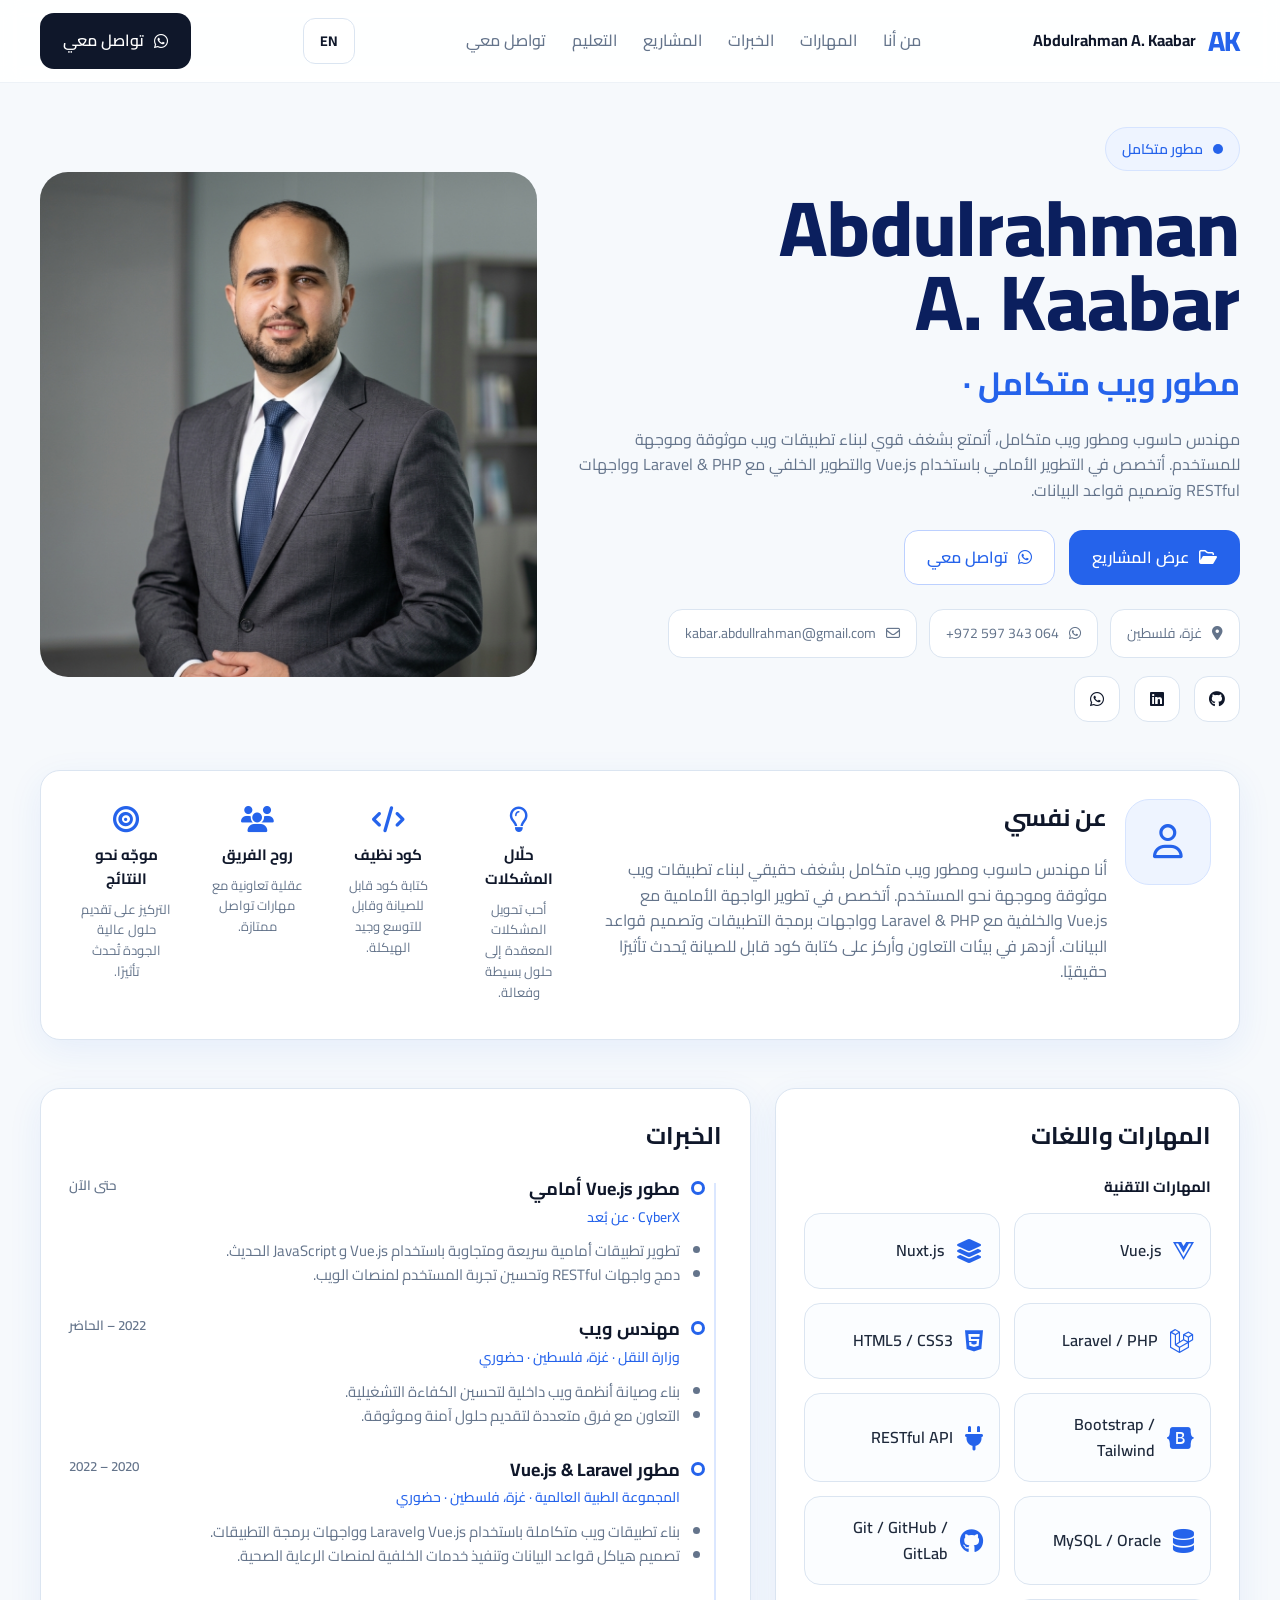
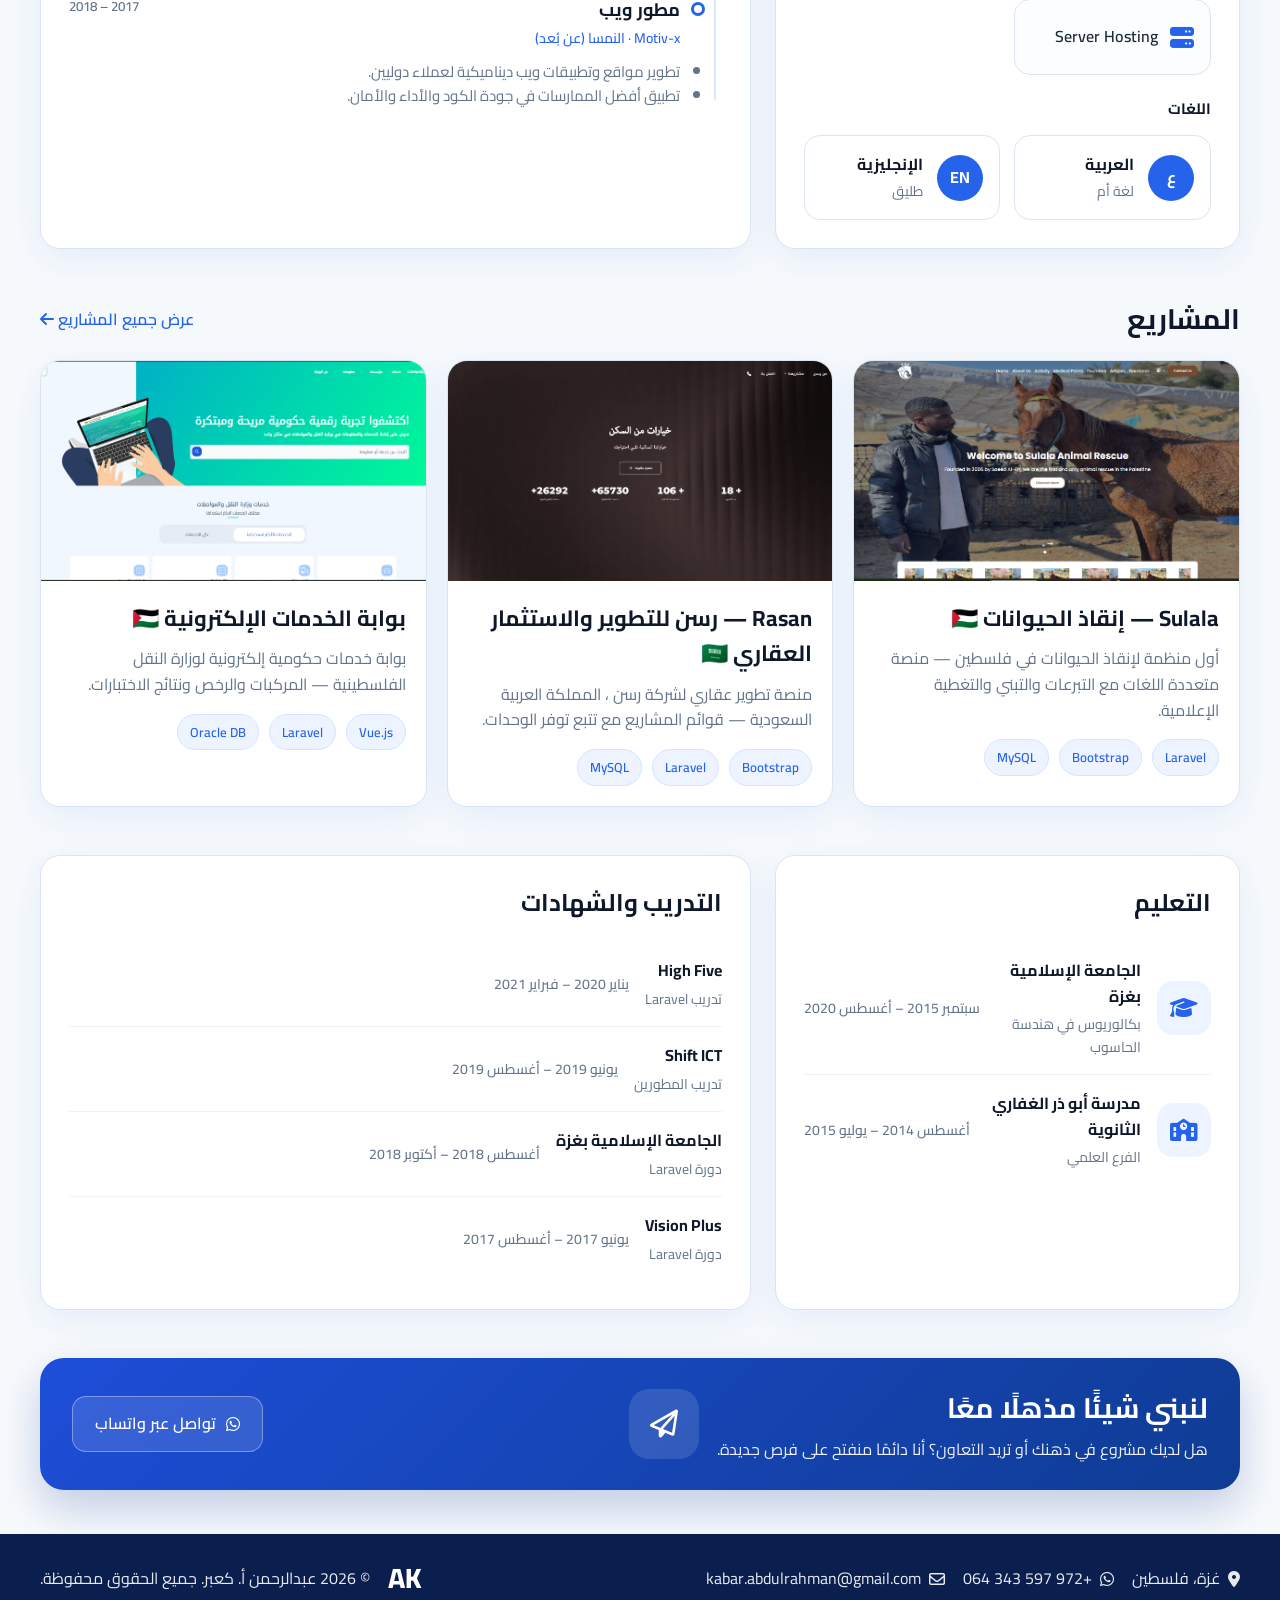
<file: index.html>
<!DOCTYPE html>
<html lang="ar" dir="rtl">
<head>
  <meta charset="UTF-8" />
  <meta name="viewport" content="width=device-width, initial-scale=1.0" />
  <title>عبد الرحمن كعبر | Full-Stack Vue.js &amp; Laravel Developer</title>

  <!-- SEO Primary -->
  <meta name="description" content="عبد الرحمن كعبر — مطور ويب Full-Stack متخصص في Vue.js و Laravel مع خبرة تزيد عن 5 سنوات في بناء تطبيقات ويب قابلة للتوسع لقطاعات العقارات، الخدمات الحكومية الإلكترونية، والمنظمات غير الحكومية." />
  <meta name="keywords" content="عبد الرحمن كعبر, مطور ويب Full-Stack, مطور Vue.js, مطور Laravel, مطور ويب فلسطين, Abdulrahman Kaabar, Full-Stack Developer, Vue.js Developer, Laravel Developer, Web Developer Palestine" />
  <meta name="author" content="عبد الرحمن كعبر" />
  <meta name="robots" content="index, follow" />
  <link rel="canonical" href="https://abdulrahmankab.github.io/my_profile/" />
  <link rel="sitemap" type="application/xml" href="/sitemap.xml" />

  <!-- Open Graph -->
  <meta property="og:type" content="website" />
  <meta property="og:title" content="عبد الرحمن كعبر | Full-Stack Vue.js &amp; Laravel Developer" />
  <meta property="og:description" content="مطور ويب Full-Stack مع خبرة تزيد عن 5 سنوات في بناء منصات العقارات، بوابات الخدمات الحكومية الإلكترونية، وتطبيقات المنظمات غير الحكومية باستخدام Vue.js و Laravel." />
  <meta property="og:url" content="https://abdulrahmankab.github.io/my_profile/" />
  <meta property="og:image" content="https://abdulrahmankab.github.io/my_profile/og-image.jpg" />
  <meta property="og:image:width" content="1200" />
  <meta property="og:image:height" content="630" />
  <meta property="og:locale" content="ar_PS" />
  <meta property="og:locale:alternate" content="en_US" />
  <meta property="og:site_name" content="Abdulrahman A. Kaabar — Portfolio" />

  <!-- Twitter Card -->
  <meta name="twitter:card" content="summary_large_image" />
  <meta name="twitter:title" content="عبد الرحمن كعبر | Full-Stack Vue.js &amp; Laravel Developer" />
  <meta name="twitter:description" content="مطور ويب Full-Stack مع خبرة تزيد عن 5 سنوات في بناء منصات العقارات، بوابات الخدمات الحكومية الإلكترونية، وتطبيقات المنظمات غير الحكومية باستخدام Vue.js و Laravel." />
  <meta name="twitter:image" content="https://abdulrahmankab.github.io/my_profile/og-image.jpg" />

  <link rel="preconnect" href="https://fonts.googleapis.com">
  <link rel="preconnect" href="https://fonts.gstatic.com" crossorigin>
  <link
    href="https://fonts.googleapis.com/css2?family=Inter:wght@400;500;600;700;800&display=swap"
    rel="stylesheet"
  >

  <link
    rel="stylesheet"
    href="https://cdnjs.cloudflare.com/ajax/libs/font-awesome/6.5.2/css/all.min.css"
  />

  <link rel="stylesheet" href="style.css" />
  <!-- Anti-flash: apply saved language before render -->
  <script>(function(){document.documentElement.lang='ar';document.documentElement.dir='rtl';}())</script>

  <!-- Structured Data (JSON-LD) -->
  <script type="application/ld+json">
  {
    "@context": "https://schema.org",
    "@type": "Person",
    "name": "عبد الرحمن كعبر",
    "jobTitle": "Full-Stack Web Developer",
    "description": "Full-Stack Developer specializing in Vue.js and Laravel with 5+ years of experience building scalable web applications.",
    "url": "https://abdulrahmankab.github.io/my_profile/",
    "email": "kabar.abdullrahman@gmail.com",
    "telephone": "+972597343064",
    "address": {
      "@type": "PostalAddress",
      "addressLocality": "Gaza",
      "addressCountry": "PS"
    },
    "knowsAbout": ["Vue.js", "Nuxt.js", "Laravel", "PHP", "MySQL", "Oracle DB", "REST APIs", "Full-Stack Web Development"],
    "knowsLanguage": [
      { "@type": "Language", "name": "Arabic" },
      { "@type": "Language", "name": "English" }
    ],
    "sameAs": ["https://wa.me/972597343064"]
  }
  </script>
</head>
<body>

  <!-- Header -->
  <header class="header">
    <div class="container navbar">
      <a href="#" class="logo">
        <span class="logo-mark">AK</span>
        <span class="logo-text">Abdulrahman A. Kaabar</span>
      </a>

      <nav class="nav">
        <a href="#about">من أنا</a>
        <a href="#skills">المهارات</a>
        <a href="#experience">الخبرات</a>
        <a href="#projects">المشاريع</a>
        <a href="#education">التعليم</a>
        <a href="#contact">تواصل معي</a>
      </nav>

      <button class="lang-btn" id="langToggle" onclick="toggleLang()">EN</button>

      <a href="https://wa.me/972597343064" target="_blank" rel="noopener noreferrer" class="btn btn-dark whatsapp-nav">
        <i class="fa-brands fa-whatsapp"></i>
        تواصل معي
      </a>
    </div>
  </header>

  <!-- Hero -->
  <section class="hero">
    <div class="container hero-grid">
      <div class="hero-content">
        <span class="badge">
          <span class="dot"></span>
          مطور متكامل
        </span>

        <h1>Abdulrahman<br />A. Kaabar</h1>

        <h2>مطور ويب متكامل ·</h2>

        <p class="hero-desc">
          مهندس حاسوب ومطور ويب متكامل، أتمتع بشغف قوي لبناء تطبيقات ويب موثوقة وموجهة للمستخدم. أتخصص في التطوير الأمامي باستخدام Vue.js والتطوير الخلفي مع Laravel & PHP وواجهات RESTful وتصميم قواعد البيانات.
        </p>

        <div class="hero-actions">
          <a href="#projects" class="btn btn-primary">
            <i class="fa-regular fa-folder-open"></i>
            عرض المشاريع
          </a>

          <a href="https://wa.me/972597343064" target="_blank" rel="noopener noreferrer" class="btn btn-outline">
            <i class="fa-brands fa-whatsapp"></i>
            تواصل معي
          </a>
        </div>

        <div class="info-chips">
          <div class="chip">
            <i class="fa-solid fa-location-dot"></i>
            غزة، فلسطين
          </div>
          <a href="https://wa.me/972597343064" target="_blank" rel="noopener noreferrer" class="chip">
            <i  class="fa-brands fa-whatsapp"></i>
            <span style="direction: ltr;">+972 597 343 064</span>
          </a>
          <a href="mailto:kabar.abdullrahman@gmail.com" class="chip">
            <i class="fa-regular fa-envelope"></i>
            kabar.abdullrahman@gmail.com
          </a>
        </div>

        <div class="socials">
          <a href="https://github.com/AbdulrahmanKab"><i class="fa-brands fa-github"></i></a>
          <a href="https://www.linkedin.com/in/abdulrahman-kabar-14bb731b8/"><i class="fa-brands fa-linkedin"></i></a>
          <a href="https://wa.me/972597343064" target="_blank" rel="noopener noreferrer"><i class="fa-brands fa-whatsapp"></i></a>
        </div>
      </div>

      <div class="hero-image-wrap">
        <div class="hero-shape"></div>
        <img src="./my_image.png" alt="Profile" class="hero-image" />
      </div>
    </div>
  </section>

  <!-- About Summary -->
  <section id="about" class="section">
    <div class="container">
      <div class="card about-card">
        <div class="about-main">
          <div class="about-icon">
            <i class="fa-regular fa-user"></i>
          </div>

          <div>
            <h3 class="section-card-title">عن نفسي</h3>
            <p>
              أنا مهندس حاسوب ومطور ويب متكامل بشغف حقيقي لبناء تطبيقات ويب موثوقة وموجهة نحو المستخدم. أتخصص في تطوير الواجهة الأمامية مع Vue.js والخلفية مع Laravel & PHP وواجهات برمجة التطبيقات وتصميم قواعد البيانات. أزدهر في بيئات التعاون وأركز على كتابة كود قابل للصيانة يُحدث تأثيرًا حقيقيًا.
            </p>
          </div>
        </div>

        <div class="about-highlights">
          <div class="highlight">
            <i class="fa-regular fa-lightbulb"></i>
            <h4>حلّال المشكلات</h4>
            <p>أحب تحويل المشكلات المعقدة إلى حلول بسيطة وفعالة.</p>
          </div>

          <div class="highlight">
            <i class="fa-solid fa-code"></i>
            <h4>كود نظيف</h4>
            <p>كتابة كود قابل للصيانة وقابل للتوسع وجيد الهيكلة.</p>
          </div>

          <div class="highlight">
            <i class="fa-solid fa-users"></i>
            <h4>روح الفريق</h4>
            <p>عقلية تعاونية مع مهارات تواصل ممتازة.</p>
          </div>

          <div class="highlight">
            <i class="fa-solid fa-bullseye"></i>
            <h4>موجّه نحو النتائج</h4>
            <p>التركيز على تقديم حلول عالية الجودة تُحدث تأثيرًا.</p>
          </div>
        </div>
      </div>
    </div>
  </section>

  <!-- Skills + Experience -->
  <section class="section">
    <div class="container two-cols">
      <!-- Skills -->
      <div id="skills" class="card">
        <h3 class="section-card-title">المهارات واللغات</h3>

        <div class="block-title">المهارات التقنية</div>

        <div class="skill-grid">
          <div class="skill-box"><i class="fa-brands fa-vuejs"></i><span>Vue.js</span></div>
          <div class="skill-box"><i class="fa-solid fa-layer-group"></i><span>Nuxt.js</span></div>
          <div class="skill-box"><i class="fa-brands fa-laravel"></i><span>Laravel / PHP</span></div>
          <div class="skill-box"><i class="fa-brands fa-html5"></i><span>HTML5 / CSS3</span></div>
          <div class="skill-box"><i class="fa-brands fa-bootstrap"></i><span>Bootstrap / Tailwind</span></div>
          <div class="skill-box"><i class="fa-solid fa-plug"></i><span>RESTful API</span></div>
          <div class="skill-box"><i class="fa-solid fa-database"></i><span>MySQL / Oracle</span></div>
          <div class="skill-box"><i class="fa-brands fa-github"></i><span>Git / GitHub / GitLab</span></div>
          <div class="skill-box"><i class="fa-solid fa-server"></i><span>Server Hosting</span></div>
        </div>

        <div class="block-title">اللغات</div>
        <div class="languages">
          <div class="language-box">
            <div class="lang-circle">ع</div>
            <div>
              <strong>العربية</strong>
              <span>لغة أم</span>
            </div>
          </div>

          <div class="language-box">
            <div class="lang-circle">EN</div>
            <div>
              <strong>الإنجليزية</strong>
              <span>طليق</span>
            </div>
          </div>
        </div>
      </div>

      <!-- Experience -->
      <div id="experience" class="card">
        <h3 class="section-card-title">الخبرات</h3>

        <div class="timeline">
          <div class="timeline-item">
            <div class="timeline-dot"></div>
            <div class="timeline-content">
              <div class="timeline-top">
                <div>
                  <h4>مطور Vue.js أمامي</h4>
                  <span>CyberX · عن بُعد</span>
                </div>
                <small>حتى الآن</small>
              </div>
              <ul>
                <li>تطوير تطبيقات أمامية سريعة ومتجاوبة باستخدام Vue.js و JavaScript الحديث.</li>
                <li>دمج واجهات RESTful وتحسين تجربة المستخدم لمنصات الويب.</li>
              </ul>
            </div>
          </div>

          <div class="timeline-item">
            <div class="timeline-dot"></div>
            <div class="timeline-content">
              <div class="timeline-top">
                <div>
                  <h4>مهندس ويب</h4>
                  <span>وزارة النقل · غزة، فلسطين · حضوري</span>
                </div>
                <small>2022 – الحاضر</small>
              </div>
              <ul>
                <li>بناء وصيانة أنظمة ويب داخلية لتحسين الكفاءة التشغيلية.</li>
                <li>التعاون مع فرق متعددة لتقديم حلول آمنة وموثوقة.</li>
              </ul>
            </div>
          </div>



          <div class="timeline-item">
            <div class="timeline-dot"></div>
            <div class="timeline-content">
              <div class="timeline-top">
                <div>
                  <h4>مطور Vue.js & Laravel</h4>
                  <span>المجموعة الطبية العالمية · غزة، فلسطين · حضوري</span>
                </div>
                <small>2020 – 2022</small>
              </div>
              <ul>
                <li>بناء تطبيقات ويب متكاملة باستخدام Vue.js وLaravel وواجهات برمجة التطبيقات.</li>
                <li>تصميم هياكل قواعد البيانات وتنفيذ خدمات الخلفية لمنصات الرعاية الصحية.</li>
              </ul>
            </div>
          </div>
                    <div class="timeline-item">
            <div class="timeline-dot"></div>
            <div class="timeline-content">
              <div class="timeline-top">
                <div>
                  <h4>مطور ويب</h4>
                  <span>Motiv-x · النمسا (عن بُعد)</span>
                </div>
                <small>2017 – 2018</small>
              </div>
              <ul>
                <li>تطوير مواقع وتطبيقات ويب ديناميكية لعملاء دوليين.</li>
                <li>تطبيق أفضل الممارسات في جودة الكود والأداء والأمان.</li>
              </ul>
            </div>
          </div>
        </div>
      </div>
    </div>
  </section>

  <!-- Projects -->
  <section id="projects" class="section">
    <div class="container">
      <div class="section-head">
        <h3>المشاريع</h3>
        <a href="projects.html" class="view-all">عرض جميع المشاريع <i class="fa-solid fa-arrow-right"></i></a>
      </div>

      <div class="projects-grid">
        <div class="project-card">
          <img src="./images/sulalah.png" alt="Sulala Animal Rescue" />
          <div class="project-body">
            <h4>Sulala — إنقاذ الحيوانات 🇵🇸</h4>
            <p>أول منظمة لإنقاذ الحيوانات في فلسطين — منصة متعددة اللغات مع التبرعات والتبني والتغطية الإعلامية.</p>
            <div class="tags">
              <span>Laravel</span>
              <span>Bootstrap</span>
              <span>MySQL</span>
            </div>
          </div>
        </div>

        <div class="project-card">
          <img src="./images/rasan.png" alt="Rasan Real Estate" />
          <div class="project-body">
            <h4>Rasan — رسن للتطوير والاستثمار العقاري 🇸🇦</h4>
            <p>منصة تطوير عقاري لشركة رسن، المملكة العربية السعودية — قوائم المشاريع مع تتبع توفر الوحدات.</p>
            <div class="tags">
              <span>Bootstrap</span>
              <span>Laravel</span>
              <span>MySQL</span>
            </div>
          </div>
        </div>

        <div class="project-card">
          <img src="./images/portal.png" alt="MoT E-Services Portal" />
          <div class="project-body">
            <h4>بوابة الخدمات الإلكترونية 🇵🇸</h4>
            <p>بوابة خدمات حكومية إلكترونية لوزارة النقل الفلسطينية — المركبات والرخص ونتائج الاختبارات.</p>
            <div class="tags">
              <span>Vue.js</span>
              <span>Laravel</span>
              <span>Oracle DB</span>
            </div>
          </div>
        </div>
      </div>
    </div>
  </section>

  <!-- Education + Training -->
  <section id="education" class="section">
    <div class="container two-cols">
      <div class="card">
        <h3 class="section-card-title">التعليم</h3>

        <div class="edu-item">
          <div class="edu-icon"><i class="fa-solid fa-graduation-cap"></i></div>
          <div class="edu-info">
            <h4>الجامعة الإسلامية بغزة</h4>
            <p>بكالوريوس في هندسة الحاسوب</p>
          </div>
          <span>سبتمبر 2015 – أغسطس 2020</span>
        </div>

        <div class="edu-item">
          <div class="edu-icon"><i class="fa-solid fa-school"></i></div>
          <div class="edu-info">
            <h4>مدرسة أبو ذر الغفاري الثانوية</h4>
            <p>الفرع العلمي</p>
          </div>
          <span>أغسطس 2014 – يوليو 2015</span>
        </div>
      </div>

      <div class="card">
        <h3 class="section-card-title">التدريب والشهادات</h3>
      <div class="training-item">
          <div>
            <h4>High Five</h4>
            <p>تدريب Laravel</p>
          </div>
          <span>يناير 2020 – فبراير 2021</span>
        </div>
        <div class="training-item">
          <div>
            <h4>Shift ICT</h4>
            <p>تدريب المطورين</p>
          </div>
          <span>يونيو 2019 – أغسطس 2019</span>
        </div>

        <div class="training-item">
          <div>
            <h4>الجامعة الإسلامية بغزة</h4>
            <p>دورة Laravel</p>
          </div>
          <span>أغسطس 2018 – أكتوبر 2018</span>
        </div>

        <div class="training-item">
          <div>
            <h4>Vision Plus</h4>
            <p>دورة Laravel</p>
          </div>
          <span>يونيو 2017 – أغسطس 2017</span>
        </div>

  
      </div>
    </div>
  </section>

  <!-- CTA -->
  <section id="contact" class="section">
    <div class="container">
      <div class="cta">
        <div class="cta-left">
          <div class="cta-icon">
            <i class="fa-regular fa-paper-plane"></i>
          </div>
          <div>
            <h3>لنبني شيئًا مذهلًا معًا</h3>
            <p>هل لديك مشروع في ذهنك أو تريد التعاون؟ أنا دائمًا منفتح على فرص جديدة.</p>
          </div>
        </div>

        <a href="https://wa.me/972597343064" target="_blank" rel="noopener noreferrer" class="btn btn-light">
          <i class="fa-brands fa-whatsapp"></i>
          تواصل عبر واتساب
        </a>
      </div>
    </div>
  </section>

  <!-- Footer -->
  <footer class="footer">
    <div class="container footer-content">
      <div class="footer-left">
        <span class="footer-logo">AK</span>
        <span>© 2026 عبدالرحمن أ. كعبر. جميع الحقوق محفوظة.</span>
      </div>

      <div class="footer-right">
        <span><i class="fa-solid fa-location-dot"></i> غزة، فلسطين</span>
        <a href="https://wa.me/972597343064" target="_blank" rel="noopener noreferrer" style="color:inherit;display:inline-flex;align-items:center;gap:8px;"><i class="fa-brands fa-whatsapp"></i> +972 597 343 064</a>
        <span><i class="fa-regular fa-envelope"></i> kabar.abdulrahman@gmail.com</span>
      </div>
    </div>
  </footer>


  <!-- Floating WhatsApp button (mobile) -->
  <a href="https://wa.me/972597343064" target="_blank" rel="noopener noreferrer" class="whatsapp-fab" aria-label="Chat on WhatsApp">
    <i class="fa-brands fa-whatsapp"></i>
  </a>

  <script>
    /*
       Default language: Arabic (ar). Toggle stores to localStorage.
    ══════════════════════════════════════════════════════════ */
    const T = {
      ar: {
        title: 'عبدالرحمن أ. كعبر | ملف الأعمال',
        lang_lbl: 'EN',
        nav: ['من أنا', 'المهارات', 'الخبرات', 'المشاريع', 'التعليم', 'تواصل معي'],
        nav_btn: 'تواصل معي',
        badge: 'مطور متكامل',
        h2: 'مطور ويب متكامل ·',
        hero_desc: 'مهندس حاسوب ومطور ويب متكامل، أتمتع بشغف قوي لبناء تطبيقات ويب موثوقة وموجهة للمستخدم. أتخصص في التطوير الأمامي باستخدام Vue.js والتطوير الخلفي مع Laravel & PHP وواجهات RESTful وتصميم قواعد البيانات.',
        btn1: 'عرض المشاريع',
        btn2: 'تواصل معي',
        chip_location: 'غزة، فلسطين',
        about_title: 'عن نفسي',
        about_text: 'أنا مهندس حاسوب ومطور ويب متكامل بشغف حقيقي لبناء تطبيقات ويب موثوقة وموجهة نحو المستخدم. أتخصص في تطوير الواجهة الأمامية مع Vue.js والخلفية مع Laravel & PHP وواجهات برمجة التطبيقات وتصميم قواعد البيانات. أزدهر في بيئات التعاون وأركز على كتابة كود قابل للصيانة يُحدث تأثيرًا حقيقيًا.',
        hl: [
          ['حلّال المشكلات', 'أحب تحويل المشكلات المعقدة إلى حلول بسيطة وفعالة.'],
          ['كود نظيف', 'كتابة كود قابل للصيانة وقابل للتوسع وجيد الهيكلة.'],
          ['روح الفريق', 'عقلية تعاونية مع مهارات تواصل ممتازة.'],
          ['موجّه نحو النتائج', 'التركيز على تقديم حلول عالية الجودة تُحدث تأثيرًا.'],
        ],
        skills_title: 'المهارات واللغات',
        tech_skills: 'المهارات التقنية',
        lang_section: 'اللغات',
        langs: [['العربية', 'لغة أم'], ['الإنجليزية', 'طليق']],
        exp_title: 'الخبرات',
        exp: [
          ['مطور Vue.js أمامي', 'CyberX · عن بُعد', 'حتى الآن',
           'تطوير تطبيقات أمامية سريعة ومتجاوبة باستخدام Vue.js و JavaScript الحديث.',
           'دمج واجهات RESTful وتحسين تجربة المستخدم لمنصات الويب.'],
          ['مهندس ويب', 'وزارة النقل · غزة، فلسطين · حضوري', '2022 – الحاضر',
           'بناء وصيانة أنظمة ويب داخلية لتحسين الكفاءة التشغيلية.',
           'التعاون مع فرق متعددة لتقديم حلول آمنة وموثوقة.'],
          ['مطور Vue.js & Laravel', 'المجموعة الطبية العالمية · غزة، فلسطين · حضوري', '2020 – 2022',
           'بناء تطبيقات ويب متكاملة باستخدام Vue.js وLaravel وواجهات برمجة التطبيقات.',
           'تصميم هياكل قواعد البيانات وتنفيذ خدمات الخلفية لمنصات الرعاية الصحية.'],
          ['مطور ويب', 'Motiv-x · النمسا (عن بُعد)', '2017 – 2018',
           'تطوير مواقع وتطبيقات ويب ديناميكية لعملاء دوليين.',
           'تطبيق أفضل الممارسات في جودة الكود والأداء والأمان.'],
        ],
        proj_title: 'المشاريع',
        view_all: 'عرض جميع المشاريع',
        projs: [
          ['Sulala — إنقاذ الحيوانات 🇵🇸', 'أول منظمة لإنقاذ الحيوانات في فلسطين — منصة متعددة اللغات مع التبرعات والتبني والتغطية الإعلامية.'],
          ['Rasan — رسن للتطوير والاستثمار العقاري 🇸🇦', 'منصة تطوير عقاري لشركة رسن ، المملكة العربية السعودية — قوائم المشاريع مع تتبع توفر الوحدات.'],
          ['بوابة الخدمات الإلكترونية 🇵🇸', 'بوابة خدمات حكومية إلكترونية لوزارة النقل الفلسطينية — المركبات والرخص ونتائج الاختبارات.'],
        ],
        edu_title: 'التعليم',
        edu: [
          ['الجامعة الإسلامية بغزة', 'بكالوريوس في هندسة الحاسوب', 'سبتمبر 2015 – أغسطس 2020'],
          ['مدرسة أبو ذر الغفاري الثانوية', 'الفرع العلمي', 'أغسطس 2014 – يوليو 2015'],
        ],
        train_title: 'التدريب والشهادات',
        train: [
          ['High Five', 'تدريب Laravel', 'يناير 2020 – فبراير 2021'],
          ['Shift ICT', 'تدريب المطورين', 'يونيو 2019 – أغسطس 2019'],
          ['الجامعة الإسلامية بغزة', 'دورة Laravel', 'أغسطس 2018 – أكتوبر 2018'],
          ['Vision Plus', 'دورة Laravel', 'يونيو 2017 – أغسطس 2017'],
        ],
        cta_h3: 'لنبني شيئًا مذهلًا معًا',
        cta_p: 'هل لديك مشروع في ذهنك أو تريد التعاون؟ أنا دائمًا منفتح على فرص جديدة.',
        cta_btn: 'تواصل عبر واتساب',
        footer_copy: '© 2026 عبدالرحمن أ. كعبر. جميع الحقوق محفوظة.',
        footer_loc: 'غزة، فلسطين',
      },
      en: {
        title: 'Abdulrahman A. Kaabar | Portfolio',
        lang_lbl: 'العربية',
        nav: ['About', 'Skills', 'Experience', 'Projects', 'Education', 'Contact'],
        nav_btn: 'Contact Me',
        badge: 'Full-Stack Developer',
        h2: 'Full-Stack Web Developer · Vue.js & Laravel',
        hero_desc: 'Computer Engineer and Full-Stack Developer with expertise in building scalable web applications using modern technologies. I enjoy solving complex problems, writing clean code, and delivering high-impact solutions that help businesses grow.',
        btn1: 'View Projects',
        btn2: 'Contact Me',
        chip_location: 'Gaza, Palestine',
        about_title: 'About Me',
        about_text: 'I am a Computer Engineer and Full-Stack Developer with a strong passion for building reliable, user-centric web applications. I specialize in front-end development with Vue.js and back-end development with Laravel & PHP, RESTful APIs, and database design. I thrive in collaborative environments and focus on writing maintainable code that delivers real impact.',
        hl: [
          ['Problem Solver', 'I love turning complex problems into simple, effective solutions.'],
          ['Clean Code', 'Writing maintainable, scalable, and well-structured code.'],
          ['Team Player', 'Collaborative mindset with excellent communication skills.'],
          ['Result Driven', 'Focused on delivering high-quality solutions that create impact.'],
        ],
        skills_title: 'Skills & Languages',
        tech_skills: 'Technical Skills',
        lang_section: 'Languages',
        langs: [['Arabic', 'Native'], ['English', 'Fluent']],
        exp_title: 'Experience',
        exp: [
          ['Frontend Vue.js Developer', 'CyberX · Remote', 'Present',
           'Developed responsive, high-performance front-end applications using Vue.js and modern JavaScript.',
           'Integrated RESTful APIs and optimized user experience for web platforms.'],
          ['Web Engineer', 'Ministry of Transport · Gaza, Palestine · On-site', '2022 – present',
           'Built and maintained web systems for internal use, improving operational efficiency.',
           'Collaborated with cross-functional teams to deliver secure and reliable solutions.'],
          ['Vue.js & Laravel Developer', 'Global Medical Group · Gaza, Palestine · On-site', '2020 – 2022',
           'Building full-stack web applications with Vue.js, Laravel, and RESTful APIs.',
           'Designed database structures and implemented backend services for healthcare platforms.'],
          ['Web Developer', 'Motiv-x · Austria (Remote)', '2017 – 2018',
           'Developed dynamic websites and web applications for international clients.',
           'Implemented best practices in code quality, performance, and security.'],
        ],
        proj_title: 'Projects',
        view_all: 'View All Projects',
        projs: [
          ['Sulala Animal Rescue 🇵🇸', 'First animal rescue NGO in Palestine — multilingual platform with donations, adoption, and media coverage.'],
          ['Rasan — رسن للاستثمار والتطوير العقاري 🇸🇦', 'Real estate development platform for Rasan Investment, Saudi Arabia — project listings with unit availability tracking.'],
          ['MoT E-Services Portal 🇵🇸', 'Government e-services portal for the Palestinian Ministry of Transport — vehicles, licenses, and exam results.'],
        ],
        edu_title: 'Education',
        edu: [
          ['Islamic University of Gaza', "Bachelor's in Computer Engineering", 'Sep 2015 – Aug 2020'],
          ['Abu Thar Al-Ghafari High School', 'Scientific Stream', 'Aug 2014 – Jul 2015'],
        ],
        train_title: 'Training & Certifications',
        train: [
          ['High Five', 'Laravel Training', 'Jan 2020 – Feb 2021'],
          ['Shift ICT', 'Developer Training', 'Jun 2019 – Aug 2019'],
          ['Islamic University of Gaza', 'Laravel Course', 'Aug 2018 – Oct 2018'],
          ['Vision Plus', 'Laravel Course', 'Jun 2017 – Aug 2017'],
        ],
        cta_h3: "Let's build something amazing together",
        cta_p: "Have a project in mind or want to collaborate? I'm always open to new opportunities.",
        cta_btn: 'Chat on WhatsApp',
        footer_copy: '© 2026 Abdulrahman A. Kaabar. All rights reserved.',
        footer_loc: 'Gaza, Palestine',
      }
    };

    /* Update text nodes while preserving child elements (icons etc.) */
    function setTxt(el, text) {
      if (!el) return;
      let done = false;
      el.childNodes.forEach(n => {
        if (n.nodeType === 3 && n.textContent.trim()) {
          n.textContent = ' ' + text + ' ';
          done = true;
        }
      });
      if (!done) el.textContent = text;
    }

    function applyLang(lang) {
      const t = T[lang];
      const D = document;
      D.documentElement.lang = lang;
      D.title = t.title;

      /* Lang toggle label */
      const lb = D.getElementById('langToggle');
      if (lb) lb.textContent = t.lang_lbl;

      /* Nav */
      D.querySelectorAll('.nav a').forEach((a, i) => { if (t.nav[i]) a.textContent = t.nav[i]; });
      setTxt(D.querySelector('.navbar .btn-dark'), t.nav_btn);

      /* Hero */
      setTxt(D.querySelector('.badge'), t.badge);
      const h2el = D.querySelector('.hero-content h2');
      if (h2el) h2el.textContent = t.h2;
      const descEl = D.querySelector('.hero-desc');
      if (descEl) descEl.textContent = t.hero_desc;
      const hBtns = D.querySelectorAll('.hero-actions .btn');
      setTxt(hBtns[0], t.btn1);
      setTxt(hBtns[1], t.btn2);
      setTxt(D.querySelector('.info-chips .chip'), t.chip_location);

      /* About */
      const aboutTitle = D.querySelector('#about .section-card-title');
      if (aboutTitle) aboutTitle.textContent = t.about_title;
      const aboutP = D.querySelector('#about .about-main p');
      if (aboutP) aboutP.textContent = t.about_text;
      D.querySelectorAll('.highlight').forEach((h, i) => {
        if (!t.hl[i]) return;
        h.querySelector('h4').textContent = t.hl[i][0];
        h.querySelector('p').textContent  = t.hl[i][1];
      });

      /* Skills */
      const skillsTitle = D.querySelector('#skills .section-card-title');
      if (skillsTitle) skillsTitle.textContent = t.skills_title;
      const bts = D.querySelectorAll('#skills .block-title');
      if (bts[0]) bts[0].textContent = t.tech_skills;
      if (bts[1]) bts[1].textContent = t.lang_section;
      D.querySelectorAll('.language-box').forEach((b, i) => {
        if (!t.langs[i]) return;
        b.querySelector('strong').textContent = t.langs[i][0];
        b.querySelector('span').textContent   = t.langs[i][1];
      });

      /* Experience */
      const expTitle = D.querySelector('#experience .section-card-title');
      if (expTitle) expTitle.textContent = t.exp_title;
      D.querySelectorAll('.timeline-item').forEach((item, i) => {
        if (!t.exp[i]) return;
        const [title, company, date, li1, li2] = t.exp[i];
        item.querySelector('h4').textContent    = title;
        item.querySelector('span').textContent  = company;
        item.querySelector('small').textContent = date;
        const lis = item.querySelectorAll('li');
        if (lis[0]) lis[0].textContent = li1;
        if (lis[1]) lis[1].textContent = li2;
      });

      /* Projects */
      const projH3 = D.querySelector('#projects .section-head h3');
      if (projH3) projH3.textContent = t.proj_title;
      setTxt(D.querySelector('#projects .view-all'), t.view_all);
      D.querySelectorAll('.project-card').forEach((c, i) => {
        if (!t.projs[i]) return;
        c.querySelector('h4').textContent = t.projs[i][0];
        c.querySelector('p').textContent  = t.projs[i][1];
      });

      /* Education */
      const eduCards = D.querySelectorAll('#education .card');
      if (eduCards[0]) eduCards[0].querySelector('.section-card-title').textContent = t.edu_title;
      D.querySelectorAll('.edu-item').forEach((item, i) => {
        if (!t.edu[i]) return;
        item.querySelector('.edu-info h4').textContent = t.edu[i][0];
        item.querySelector('.edu-info p').textContent  = t.edu[i][1];
        item.querySelector('span').textContent         = t.edu[i][2];
      });

      /* Training */
      if (eduCards[1]) eduCards[1].querySelector('.section-card-title').textContent = t.train_title;
      D.querySelectorAll('.training-item').forEach((item, i) => {
        if (!t.train[i]) return;
        item.querySelector('h4').textContent   = t.train[i][0];
        item.querySelector('p').textContent    = t.train[i][1];
        item.querySelector('span').textContent = t.train[i][2];
      });

      /* CTA */
      const ctaH3 = D.querySelector('.cta h3');
      if (ctaH3) ctaH3.textContent = t.cta_h3;
      const ctaP = D.querySelector('.cta p');
      if (ctaP) ctaP.textContent = t.cta_p;
      setTxt(D.querySelector('#contact .btn-light'), t.cta_btn);

      /* Footer */
      const fSpans = D.querySelectorAll('.footer-left span');
      if (fSpans[1]) fSpans[1].textContent = t.footer_copy;
      setTxt(D.querySelector('.footer-right span'), t.footer_loc);
    }

    function toggleLang() {
      const next = document.documentElement.lang === 'ar' ? 'en' : 'ar';
      applyLang(next);
    }

    applyLang('ar');
  </script>
</body>
</html>
</file>
<file: style.css>
@import url('https://fonts.googleapis.com/css2?family=Cairo:wght@400;500;600;700;800&display=swap');

:root {
  --primary: #2563eb;
  --primary-dark: #173b8f;
  --secondary: #0f172a;
  --text: #1e293b;
  --muted: #64748b;
  --border: #dbe5f1;
  --bg: #f6f9fc;
  --white: #ffffff;
  --shadow: 0 10px 35px rgba(37, 99, 235, 0.08);
  --radius: 20px;
}

* {
  margin: 0;
  padding: 0;
  box-sizing: border-box;
}

html {
  scroll-behavior: smooth;
}

body {
  font-family: "Inter", sans-serif;
  background: var(--bg);
  color: var(--text);
  line-height: 1.6;
}

img {
  display: block;
  max-width: 100%;
}

a {
  text-decoration: none;
  color: inherit;
}

ul {
  padding-left: 18px;
}

.container {
  width: min(1200px, calc(100% - 32px));
  margin-inline: auto;
}

.section {
  padding: 24px 0;
}

.card {
  background: var(--white);
  border: 1px solid var(--border);
  border-radius: var(--radius);
  box-shadow: var(--shadow);
  padding: 28px;
}

.section-card-title {
  font-size: 24px;
  font-weight: 700;
  margin-bottom: 20px;
  color: var(--secondary);
}

/* Header */
.header {
  position: sticky;
  top: 0;
  z-index: 999;
  background: rgba(255, 255, 255, 0.9);
  backdrop-filter: blur(10px);
  border-bottom: 1px solid #edf2f7;
}

.navbar {
  min-height: 82px;
  display: flex;
  align-items: center;
  justify-content: space-between;
  gap: 20px;
}

.logo {
  display: flex;
  align-items: center;
  gap: 12px;
  font-weight: 700;
}

.logo-mark {
  font-size: 28px;
  font-weight: 800;
  color: var(--primary);
  letter-spacing: -1px;
}

.logo-text {
  font-size: 16px;
  color: var(--secondary);
}

.nav {
  display: flex;
  align-items: center;
  gap: 26px;
}

.nav a {
  color: var(--muted);
  font-weight: 500;
  transition: 0.3s ease;
}

.nav a:hover,
.nav-active {
  color: var(--primary);
}

/* Buttons */
.btn {
  display: inline-flex;
  align-items: center;
  gap: 10px;
  padding: 14px 22px;
  border-radius: 14px;
  font-weight: 600;
  transition: 0.3s ease;
  border: 1px solid transparent;
}

.btn-primary {
  background: var(--primary);
  color: var(--white);
}

.btn-primary:hover {
  background: #1d4ed8;
}

.btn-outline {
  background: var(--white);
  color: var(--primary);
  border-color: #bcd0ff;
}

.btn-outline:hover {
  background: #eef4ff;
}

.btn-dark {
  background: var(--secondary);
  color: var(--white);
}

.btn-dark:hover {
  background: #1e293b;
}

.btn-light {
  background: rgba(255, 255, 255, 0.12);
  border: 1px solid rgba(255, 255, 255, 0.35);
  color: var(--white);
}

.btn-light:hover {
  background: rgba(255, 255, 255, 0.18);
}

/* Hero */
.hero {
  padding: 44px 0 24px;
}

.hero-grid {
  display: grid;
  grid-template-columns: 1.2fr 0.9fr;
  gap: 40px;
  align-items: center;
}

.badge {
  display: inline-flex;
  align-items: center;
  gap: 10px;
  padding: 10px 16px;
  background: #eef4ff;
  color: var(--primary);
  border: 1px solid #d6e4ff;
  border-radius: 999px;
  font-weight: 600;
  font-size: 14px;
  margin-bottom: 20px;
}

.dot {
  width: 10px;
  height: 10px;
  background: var(--primary);
  border-radius: 50%;
}

.hero-content h1 {
  font-size: clamp(42px, 7vw, 78px);
  line-height: 0.95;
  color: #0b1f5e;
  font-weight: 800;
  margin-bottom: 18px;
}

.hero-content h2 {
  font-size: 32px;
  color: var(--primary);
  margin-bottom: 18px;
}

.hero-desc {
  max-width: 700px;
  color: var(--muted);
  font-size: 16px;
  margin-bottom: 26px;
}

.hero-actions {
  display: flex;
  flex-wrap: wrap;
  gap: 14px;
  margin-bottom: 24px;
}

.info-chips {
  display: flex;
  flex-wrap: wrap;
  gap: 12px;
  margin-bottom: 18px;
}

.chip {
  display: inline-flex;
  align-items: center;
  gap: 10px;
  background: var(--white);
  border: 1px solid var(--border);
  padding: 12px 16px;
  border-radius: 14px;
  color: var(--muted);
  font-size: 14px;
  transition: border-color .2s, color .2s;
}
a.chip:hover {
  border-color: #25d366;
  color: #25d366;
}

.socials {
  display: flex;
  gap: 14px;
}

.socials a {
  width: 46px;
  height: 46px;
  border-radius: 14px;
  display: grid;
  place-items: center;
  border: 1px solid var(--border);
  background: var(--white);
  color: var(--secondary);
  transition: 0.3s ease;
}

.socials a:hover {
  color: var(--primary);
  border-color: #bcd0ff;
  transform: translateY(-2px);
}

.hero-image-wrap {
  position: relative;
  min-height: 560px;
  display: flex;
  align-items: center;
  justify-content: center;
}

.hero-shape {
  position: absolute;
  width: 85%;
  height: 88%;
  background: linear-gradient(180deg, #dbeafe, #eff6ff);
  clip-path: polygon(25% 0%, 75% 0%, 100% 20%, 100% 80%, 75% 100%, 25% 100%, 0 80%, 0 20%);
  border-radius: 40px;
}

.hero-image {
  position: relative;
  z-index: 2;
  max-height: 560px;
  object-fit: cover;
  border-radius: 28px;
}

/* About */
.about-card {
  display: grid;
  grid-template-columns: 1.2fr 1fr;
  gap: 26px;
}

.about-main {
  display: flex;
  gap: 18px;
}

.about-icon {
  min-width: 86px;
  height: 86px;
  border-radius: 24px;
  background: #eef4ff;
  color: var(--primary);
  display: grid;
  place-items: center;
  font-size: 34px;
  border: 1px solid #d6e4ff;
}

.about-main p {
  color: var(--muted);
}

.about-highlights {
  display: grid;
  grid-template-columns: repeat(4, 1fr);
  gap: 16px;
}

.highlight {
  text-align: center;
  padding: 8px 10px;
}

.highlight i {
  font-size: 26px;
  color: var(--primary);
  margin-bottom: 10px;
}

.highlight h4 {
  font-size: 15px;
  color: var(--secondary);
  margin-bottom: 8px;
}

.highlight p {
  color: var(--muted);
  font-size: 13px;
}

/* Layout */
.two-cols {
  display: grid;
  grid-template-columns: 0.95fr 1.45fr;
  gap: 24px;
}

.block-title {
  font-size: 15px;
  font-weight: 700;
  color: var(--secondary);
  margin-bottom: 14px;
}

/* Skills */
.skill-grid {
  display: grid;
  grid-template-columns: repeat(2, 1fr);
  gap: 14px;
  margin-bottom: 22px;
}

.skill-box {
  border: 1px solid var(--border);
  border-radius: 16px;
  background: #fbfdff;
  padding: 18px 16px;
  display: flex;
  align-items: center;
  gap: 12px;
  min-height: 76px;
}

.skill-box i {
  font-size: 24px;
  color: var(--primary);
}

.skill-box span {
  font-weight: 600;
  color: var(--text);
}

.languages {
  display: grid;
  grid-template-columns: repeat(2, 1fr);
  gap: 14px;
}

.language-box {
  border: 1px solid var(--border);
  border-radius: 16px;
  padding: 16px;
  display: flex;
  gap: 14px;
  align-items: center;
}

.lang-circle {
  width: 46px;
  height: 46px;
  border-radius: 50%;
  background: var(--primary);
  color: var(--white);
  display: grid;
  place-items: center;
  font-weight: 700;
}

.language-box strong {
  display: block;
  color: var(--secondary);
}

.language-box span {
  color: var(--muted);
  font-size: 14px;
}

/* Experience */
.timeline {
  position: relative;
  padding-left: 18px;
}

.timeline::before {
  content: "";
  position: absolute;
  left: 6px;
  top: 8px;
  bottom: 8px;
  width: 2px;
  background: #dbe7ff;
}

.timeline-item {
  position: relative;
  padding-left: 24px;
  margin-bottom: 28px;
}

.timeline-item:last-child {
  margin-bottom: 0;
}

.timeline-dot {
  position: absolute;
  left: -1px;
  top: 6px;
  width: 14px;
  height: 14px;
  background: var(--white);
  border: 3px solid var(--primary);
  border-radius: 50%;
  z-index: 2;
}

.timeline-content h4 {
  font-size: 18px;
  color: var(--secondary);
}

.timeline-content span {
  color: var(--primary);
  font-size: 14px;
  font-weight: 500;
}

.timeline-top {
  display: flex;
  justify-content: space-between;
  gap: 16px;
  align-items: start;
  margin-bottom: 10px;
}

.timeline-top small {
  color: var(--muted);
  font-weight: 600;
}

.timeline-content ul {
  color: var(--muted);
  font-size: 15px;
}

/* Projects */
.section-head {
  display: flex;
  align-items: center;
  justify-content: space-between;
  margin-bottom: 18px;
}

.section-head h3 {
  font-size: 28px;
  color: var(--secondary);
}

.view-all {
  color: var(--primary);
  font-weight: 600;
}

.projects-grid {
  display: grid;
  grid-template-columns: repeat(3, 1fr);
  gap: 20px;
}

.project-card {
  background: var(--white);
  border: 1px solid var(--border);
  border-radius: 20px;
  overflow: hidden;
  box-shadow: var(--shadow);
}

.project-card img {
  width: 100%;
  height: 220px;
  object-fit: cover;
}

.project-body {
  padding: 20px;
}

.project-body h4 {
  font-size: 22px;
  color: var(--secondary);
  margin-bottom: 10px;
}

.project-body p {
  color: var(--muted);
  margin-bottom: 16px;
}

.tags {
  display: flex;
  flex-wrap: wrap;
  gap: 10px;
}

.tags span {
  background: #eef4ff;
  color: var(--primary);
  border: 1px solid #d6e4ff;
  padding: 7px 12px;
  border-radius: 999px;
  font-size: 13px;
  font-weight: 600;
}

/* Education / Training */
.edu-item,
.training-item {
  display: grid;
  grid-template-columns: auto 1fr auto;
  gap: 16px;
  align-items: center;
  padding: 16px 0;
  border-bottom: 1px solid #edf2f7;
}

.edu-item:last-child,
.training-item:last-child {
  border-bottom: none;
}

.edu-icon {
  width: 54px;
  height: 54px;
  border-radius: 16px;
  background: #eef4ff;
  color: var(--primary);
  display: grid;
  place-items: center;
  font-size: 22px;
}

.edu-info h4,
.training-item h4 {
  color: var(--secondary);
  margin-bottom: 4px;
}

.edu-info p,
.training-item p {
  color: var(--muted);
  font-size: 14px;
}

.edu-item span,
.training-item span {
  color: var(--muted);
  font-size: 14px;
  font-weight: 500;
}

/* CTA */
.cta {
  background: linear-gradient(135deg, #1d4ed8, #0f3c93);
  color: var(--white);
  border-radius: 24px;
  padding: 28px 32px;
  display: flex;
  align-items: center;
  justify-content: space-between;
  gap: 20px;
  box-shadow: 0 18px 40px rgba(13, 52, 136, 0.22);
}

.cta-left {
  display: flex;
  align-items: center;
  gap: 18px;
}

.cta-icon {
  width: 70px;
  height: 70px;
  border-radius: 20px;
  display: grid;
  place-items: center;
  background: rgba(255, 255, 255, 0.12);
  font-size: 28px;
}

.cta h3 {
  font-size: 28px;
  margin-bottom: 6px;
}

.cta p {
  opacity: 0.92;
}

/* Footer */
.footer {
  background: #0b1f4f;
  color: rgba(255, 255, 255, 0.9);
  padding: 22px 0;
  margin-top: 20px;
}

.footer-content {
  display: flex;
  align-items: center;
  justify-content: space-between;
  gap: 18px;
  flex-wrap: wrap;
}

.footer-left,
.footer-right {
  display: flex;
  align-items: center;
  gap: 18px;
  flex-wrap: wrap;
}

.footer-logo {
  font-size: 28px;
  font-weight: 800;
  color: #fff;
}

.footer-right span {
  display: inline-flex;
  align-items: center;
  gap: 8px;
}

/* Responsive */
@media (max-width: 1100px) {
  .nav {
    display: none;
  }

  .whatsapp-nav {
    display: none;
  }

  .hero-grid,
  .about-card,
  .two-cols,
  .projects-grid {
    grid-template-columns: 1fr;
  }

  .about-highlights {
    grid-template-columns: repeat(2, 1fr);
  }

  .hero-image-wrap {
    order: -1;
    min-height: 420px;
  }

  .hero-image {
    max-height: 420px;
  }
}

@media (max-width: 768px) {
  .container {
    width: min(100% - 20px, 1200px);
  }

  .card {
    padding: 20px;
  }

  .hero-content h1 {
    font-size: 48px;
  }

  .hero-content h2 {
    font-size: 24px;
  }

  .about-main {
    flex-direction: column;
  }

  .about-highlights {
    grid-template-columns: 1fr;
  }

  .skill-grid,
  .languages {
    grid-template-columns: 1fr;
  }

  .timeline-top,
  .section-head,
  .edu-item,
  .training-item {
    grid-template-columns: 1fr;
    flex-direction: column;
    align-items: flex-start;
  }

  .edu-item,
  .training-item {
    display: flex;
  }

  .cta {
    flex-direction: column;
    align-items: stretch;
    text-align: center;
    padding: 24px 20px;
  }

  .cta-left {
    flex-direction: column;
    align-items: center;
    text-align: center;
    gap: 12px;
  }

  .cta h3 {
    font-size: 20px;
  }

  .cta .btn-light {
    width: 100%;
    justify-content: center;
    padding: 14px;
    font-size: 15px;
  }

  [dir="rtl"] .cta,
  [dir="rtl"] .cta-left {
    flex-direction: column;
    align-items: center;
  }

  .btn {
    width: 100%;
    justify-content: center;
  }

  .hero-actions {
    flex-direction: column;
  }

  .info-chips {
    flex-direction: column;
  }
}

/* ── Floating WhatsApp button (mobile only) ─────────────── */
.whatsapp-fab {
  display: none;
}

@media (max-width: 1100px) {
  .whatsapp-fab {
    display: flex;
    align-items: center;
    justify-content: center;
    position: fixed;
    bottom: 24px;
    right: 24px;
    width: 58px;
    height: 58px;
    border-radius: 50%;
    background: #25d366;
    color: #fff;
    font-size: 26px;
    box-shadow: 0 6px 24px rgba(37, 211, 102, .45);
    z-index: 1000;
    transition: transform .2s, box-shadow .2s;
    text-decoration: none;
  }

  .whatsapp-fab:hover {
    transform: scale(1.1);
    box-shadow: 0 10px 32px rgba(37, 211, 102, .55);
  }

  [dir="rtl"] .whatsapp-fab {
    right: auto;
    left: 24px;
  }
}

/* ── Language switcher button ────────────────────────────── */
.lang-btn {
  display: inline-flex;
  align-items: center;
  gap: 6px;
  padding: 9px 16px;
  border-radius: 12px;
  border: 1px solid var(--border);
  background: var(--white);
  color: var(--secondary);
  font-size: 14px;
  font-weight: 700;
  cursor: pointer;
  transition: all .2s;
  font-family: inherit;
  flex-shrink: 0;
  letter-spacing: 0;
}
.lang-btn:hover {
  border-color: var(--primary);
  color: var(--primary);
}

/* ── RTL (Arabic) overrides ──────────────────────────────── */
[lang="ar"] body {
  font-family: "Cairo", sans-serif;
}

/* Timeline */
[dir="rtl"] .timeline {
  padding-left: 0;
  padding-right: 18px;
}
[dir="rtl"] .timeline::before {
  left: auto;
  right: 6px;
}
[dir="rtl"] .timeline-item {
  padding-left: 0;
  padding-right: 24px;
}
[dir="rtl"] .timeline-dot {
  left: auto;
  right: -1px;
}

/* Project cards category badge */
[dir="rtl"] .pcard-cat {
  left: auto;
  right: 14px;
}

/* Flip directional arrows */
[dir="rtl"] .view-all i,
[dir="rtl"] .back-link i {
  transform: scaleX(-1);
}

/* section-head: keep h3 on right, link on left in RTL */
[dir="rtl"] .section-head {
  /* flex-direction: row-reverse; */
}

/* About card two-col: keep text first in RTL */
[dir="rtl"] .about-card {
  direction: rtl;
}

/* Highlight text align */
[dir="rtl"] .highlight {
  text-align: center;
}

/* Edu item: icons stay inline */
[dir="rtl"] .edu-item,
[dir="rtl"] .training-item {
  direction: rtl;
}

/* CTA */
[dir="rtl"] .cta {
  /* flex-direction: row-reverse; */
}
[dir="rtl"] .cta-left {
  flex-direction: row-reverse;
}

/* Footer */
[dir="rtl"] .footer-content {
  flex-direction: row-reverse;
}
</file>
